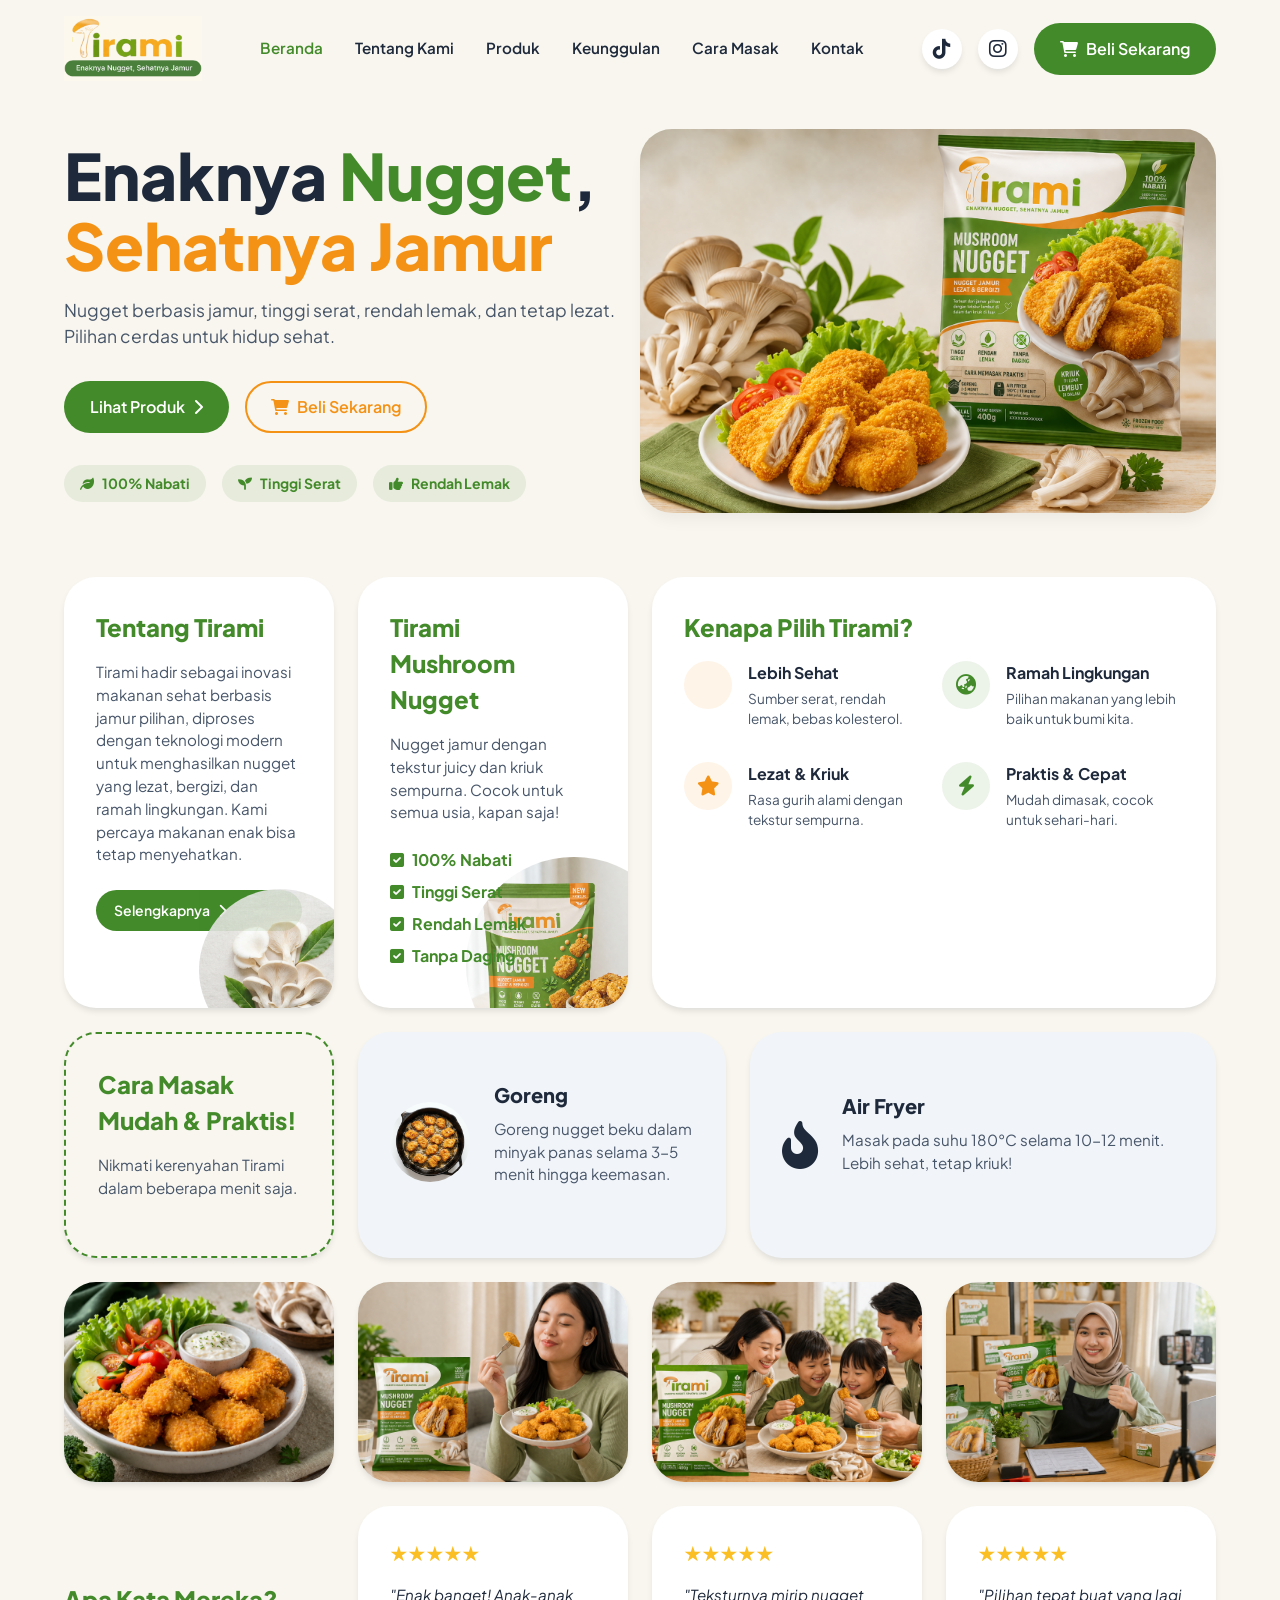
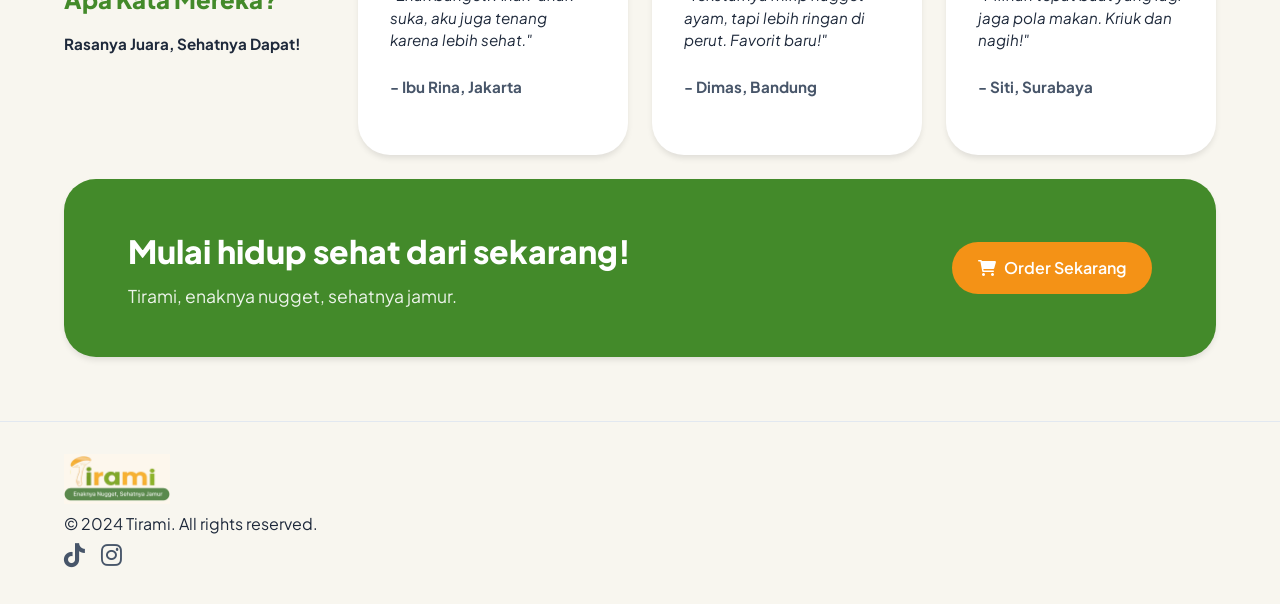
<file: index.html>
<!DOCTYPE html>
<html lang="id">

<head>
    <meta charset="UTF-8">
    <meta name="viewport" content="width=device-width, initial-scale=1.0">
    <title>Tirami - Enaknya Nugget, Sehatnya Jamur</title>
    <link rel="stylesheet" href="styles.css">
    <link href="https://cdnjs.cloudflare.com/ajax/libs/font-awesome/6.0.0/css/all.min.css" rel="stylesheet">
    <link href="https://fonts.googleapis.com/css2?family=Plus+Jakarta+Sans:wght@400;500;600;700;800&display=swap"
        rel="stylesheet">
</head>

<body>

    <!-- Header -->
    <header>
        <div class="logo">
            <a href="index.html" style="display:flex; align-items:center;">
                <img src="images/Logo Tirami.png" alt="Logo Tirami" class="brand-logo">
            </a>
        </div>
        <nav>
            <a href="index.html" class="active">Beranda</a>
            <a href="tentang.html">Tentang Kami</a>
            <a href="produk.html">Produk</a>
            <a href="index.html#keunggulan">Keunggulan</a>
            <a href="index.html#cara-masak">Cara Masak</a>
            <a href="kontak.html">Kontak</a>
        </nav>
        <div class="header-right">
            <a href="#" class="social-icon"><i class="fab fa-tiktok"></i></a>
            <a href="#" class="social-icon"><i class="fab fa-instagram"></i></a>
            <a href="#" class="btn btn-primary"><i class="fas fa-shopping-cart"></i> Beli Sekarang</a>
        </div>
    </header>

    <!-- Hero Section -->
    <section class="hero">
        <div class="hero-content">
            <h1>Enaknya <span class="highlight-green">Nugget</span>,<br><span class="highlight-orange">Sehatnya
                    Jamur</span></h1>
            <p>Nugget berbasis jamur, tinggi serat, rendah lemak, dan tetap lezat. Pilihan cerdas untuk hidup sehat.</p>

            <div class="hero-buttons">
                <a href="#" class="btn btn-primary">Lihat Produk <i class="fas fa-chevron-right"></i></a>
                <a href="#" class="btn btn-outline"><i class="fas fa-shopping-cart"></i> Beli Sekarang</a>
            </div>

            <div class="hero-badges">
                <span class="badge"><i class="fas fa-leaf"></i> 100% Nabati</span>
                <span class="badge"><i class="fas fa-seedling"></i> Tinggi Serat</span>
                <span class="badge"><i class="fas fa-thumbs-up"></i> Rendah Lemak</span>
            </div>
        </div>
        <div class="hero-image">
            <img src="images/hero_nuggets.png" alt="Tirami Nugget" class="main-hero-img">
        </div>
    </section>

    <!-- Bento Grid Content -->
    <main class="bento-container">

        <!-- Row 1 -->
        <div class="bento-card tentang-card">
            <h3 class="card-title text-green">Tentang Tirami</h3>
            <p>Tirami hadir sebagai inovasi makanan sehat berbasis jamur pilihan, diproses dengan teknologi modern untuk
                menghasilkan nugget yang lezat, bergizi, dan ramah lingkungan. Kami percaya makanan enak bisa tetap
                menyehatkan.</p>
            <a href="#" class="btn btn-primary btn-sm">Selengkapnya <i class="fas fa-chevron-right"></i></a>
            <img src="images/oyster_mushrooms.png" alt="Jamur Segar" class="bottom-right-img">
        </div>

        <div class="bento-card produk-card">
            <h3 class="card-title text-green">Tirami<br>Mushroom Nugget</h3>
            <p>Nugget jamur dengan tekstur juicy dan kriuk sempurna. Cocok untuk semua usia, kapan saja!</p>
            <ul class="feature-list">
                <li><i class="fas fa-check-square"></i> 100% Nabati</li>
                <li><i class="fas fa-check-square"></i> Tinggi Serat</li>
                <li><i class="fas fa-check-square"></i> Rendah Lemak</li>
                <li><i class="fas fa-check-square"></i> Tanpa Daging</li>
            </ul>
            <img src="images/New Produk.png" alt="Produk Tirami" class="bottom-right-img large">
        </div>

        <div class="bento-card kenapa-card" id="keunggulan">
            <h3 class="card-title text-green mb-large">Kenapa Pilih Tirami?</h3>
            <div class="reasons-grid">
                <div class="reason-item">
                    <div class="reason-icon"><i class="fas fa-shield-heart"></i></div>
                    <div class="reason-text">
                        <h4>Lebih Sehat</h4>
                        <p>Sumber serat, rendah lemak, bebas kolesterol.</p>
                    </div>
                </div>
                <div class="reason-item">
                    <div class="reason-icon"><i class="fas fa-globe-asia"></i></div>
                    <div class="reason-text">
                        <h4>Ramah Lingkungan</h4>
                        <p>Pilihan makanan yang lebih baik untuk bumi kita.</p>
                    </div>
                </div>
                <div class="reason-item">
                    <div class="reason-icon"><i class="fas fa-star"></i></div>
                    <div class="reason-text">
                        <h4>Lezat & Kriuk</h4>
                        <p>Rasa gurih alami dengan tekstur sempurna.</p>
                    </div>
                </div>
                <div class="reason-item">
                    <div class="reason-icon"><i class="fas fa-bolt"></i></div>
                    <div class="reason-text">
                        <h4>Praktis & Cepat</h4>
                        <p>Mudah dimasak, cocok untuk sehari-hari.</p>
                    </div>
                </div>
            </div>
        </div>

        <!-- Row 2 -->
        <div class="bento-card title-card light-green-bg" id="cara-masak">
            <h3 class="card-title text-green">Cara Masak<br>Mudah & Praktis!</h3>
            <p>Nikmati kerenyahan Tirami dalam beberapa menit saja.</p>
        </div>

        <div class="bento-card masak-card">
            <div class="masak-icon"><img src="images/cooking_pan.png" alt="Goreng"></div>
            <div class="masak-text">
                <h4>Goreng</h4>
                <p>Goreng nugget beku dalam minyak panas selama 3-5 menit hingga keemasan.</p>
            </div>
        </div>

        <div class="bento-card masak-card">
            <div class="masak-icon"><i class="fas fa-fire-alt text-dark" style="font-size: 3rem;"></i></div>
            <div class="masak-text">
                <h4>Air Fryer</h4>
                <p>Masak pada suhu 180°C selama 10-12 menit. Lebih sehat, tetap kriuk!</p>
            </div>
        </div>

        <!-- Row 3: Gallery -->
        <div class="bento-card gallery-card"><img src="images/Tirami 1.png" alt="Gallery"></div>
        <div class="bento-card gallery-card"><img src="images/Tirami testi 1.png" alt="Gallery"></div>
        <div class="bento-card gallery-card"><img src="images/Tirami testi 2.png" alt="Gallery"></div>
        <div class="bento-card gallery-card"><img src="images/Tirami testi 3.png" alt="Gallery"></div>
        <!-- Reusing hero for 4th -->

        <!-- Row 4: Testimonials -->
        <div class="bento-card title-card no-bg">
            <h3 class="card-title text-green">Apa Kata Mereka?</h3>
            <p class="subtitle fw-bold">Rasanya Juara, Sehatnya Dapat!</p>
        </div>

        <div class="bento-card testi-card">
            <div class="stars">★★★★★</div>
            <p class="testi-text">"Enak banget! Anak-anak suka, aku juga tenang karena lebih sehat."</p>
            <p class="testi-author">- Ibu Rina, Jakarta</p>
        </div>

        <div class="bento-card testi-card">
            <div class="stars">★★★★★</div>
            <p class="testi-text">"Teksturnya mirip nugget ayam, tapi lebih ringan di perut. Favorit baru!"</p>
            <p class="testi-author">- Dimas, Bandung</p>
        </div>

        <div class="bento-card testi-card">
            <div class="stars">★★★★★</div>
            <p class="testi-text">"Pilihan tepat buat yang lagi jaga pola makan. Kriuk dan nagih!"</p>
            <p class="testi-author">- Siti, Surabaya</p>
        </div>

        <!-- Banner Bottom -->
        <div class="bento-card banner-card">
            <div class="banner-content">
                <h2>Mulai hidup sehat dari sekarang!</h2>
                <p>Tirami, enaknya nugget, sehatnya jamur.</p>
            </div>
            <a href="#" class="btn btn-secondary"><i class="fas fa-shopping-cart"></i> Order Sekarang</a>
        </div>
    </main>

    <!-- Footer -->
    <footer>
        <div class="footer-content">
            <div class="footer-logo">
                <img src="images/Logo Tirami.png" alt="Logo Tirami" class="brand-logo-footer">
            </div>
            <p>&copy; 2024 Tirami. All rights reserved.</p>
            <div class="footer-social">
                <a href="#"><i class="fab fa-tiktok"></i></a>
                <a href="#"><i class="fab fa-instagram"></i></a>
            </div>
        </div>
    </footer>

</body>

</html>
</file>
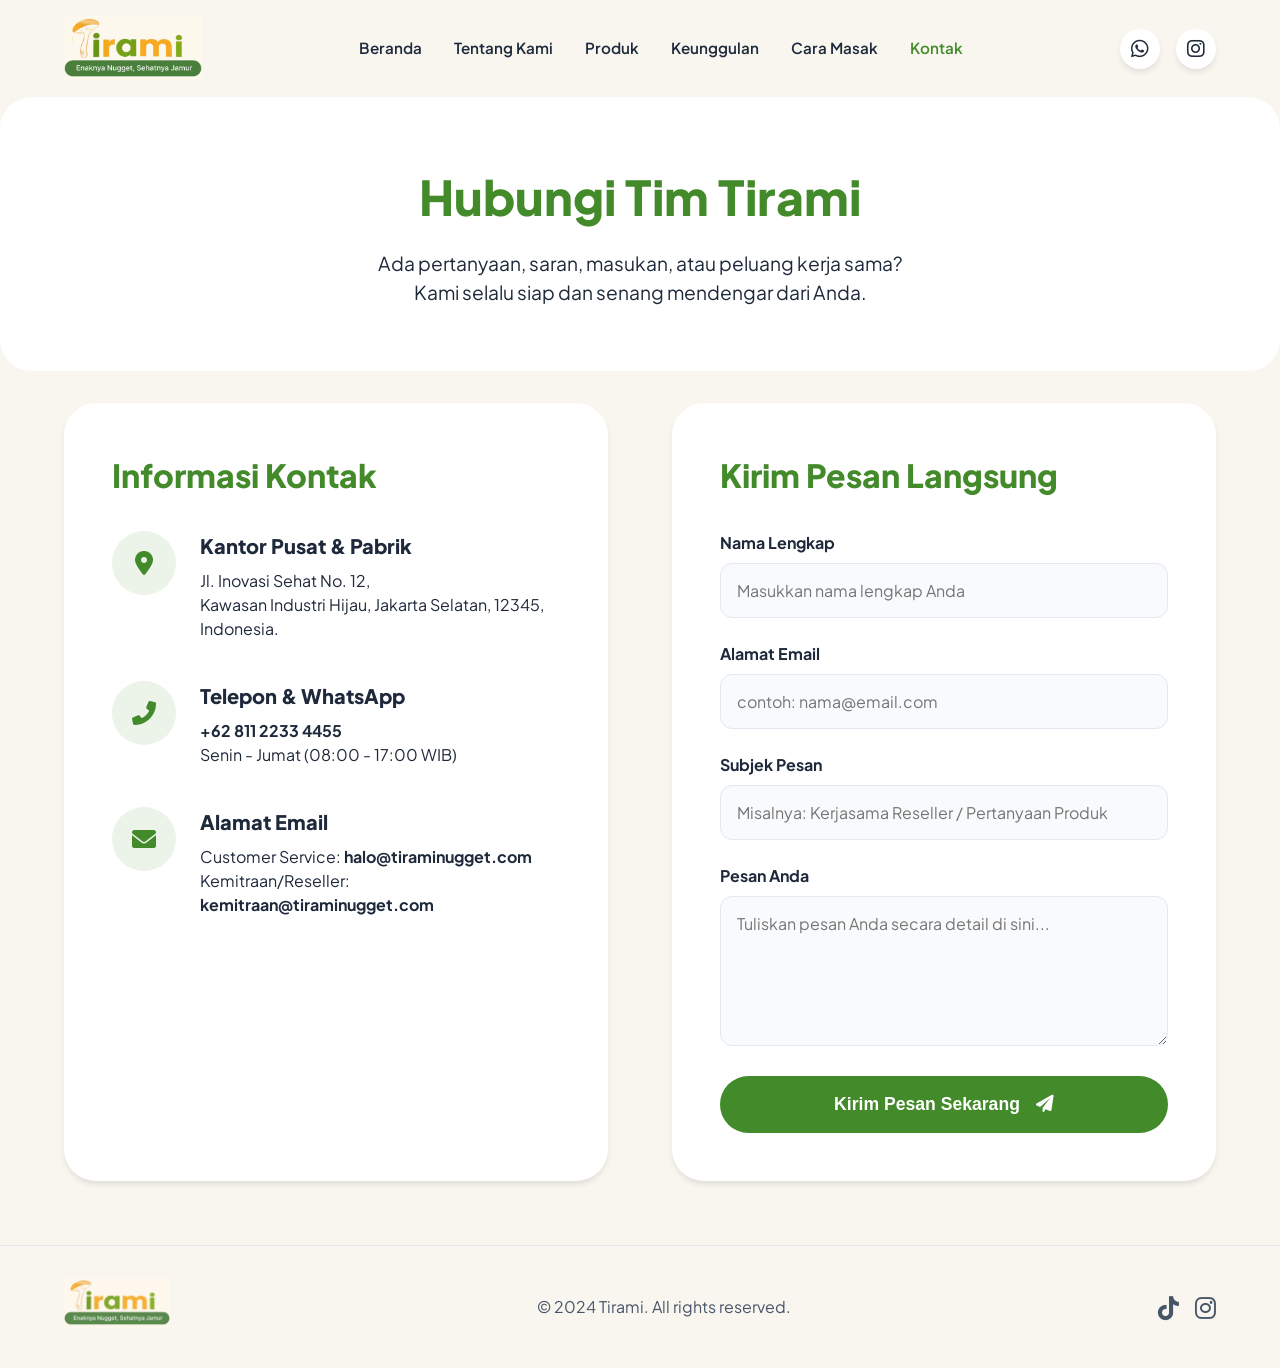
<file: kontak.html>
<!DOCTYPE html>
<html lang="id">

<head>
    <meta charset="UTF-8">
    <meta name="viewport" content="width=device-width, initial-scale=1.0">
    <title>Kontak Kami - Tirami</title>
    <link rel="stylesheet" href="styles.css">
    <link href="https://cdnjs.cloudflare.com/ajax/libs/font-awesome/6.0.0/css/all.min.css" rel="stylesheet">
    <link href="https://fonts.googleapis.com/css2?family=Plus+Jakarta+Sans:wght@400;500;600;700;800&display=swap"
        rel="stylesheet">
    <style>
        .page-hero {
            padding: 4rem 5%;
            text-align: center;
            background: white;
            margin-bottom: 2rem;
            border-radius: var(--radius-lg);
        }

        .page-hero h1 {
            font-size: 3rem;
            color: var(--primary);
            font-weight: 800;
            margin-bottom: 1rem;
        }

        .contact-container {
            display: grid;
            grid-template-columns: 1fr 1fr;
            gap: 4rem;
            padding: 0 5% 4rem;
        }

        .contact-info {
            background: white;
            padding: 3rem;
            border-radius: var(--radius-lg);
            box-shadow: var(--shadow-sm);
        }

        .contact-item {
            display: flex;
            align-items: flex-start;
            gap: 1.5rem;
            margin-bottom: 2.5rem;
        }

        .contact-icon {
            background: rgba(67, 138, 42, 0.1);
            color: var(--primary);
            width: 4rem;
            height: 4rem;
            border-radius: 50%;
            display: flex;
            align-items: center;
            justify-content: center;
            font-size: 1.5rem;
            flex-shrink: 0;
        }

        .contact-item h4 {
            margin-bottom: 0.5rem;
            font-size: 1.25rem;
            font-weight: 800;
            color: var(--text-dark);
        }

        .contact-form {
            background: white;
            padding: 3rem;
            border-radius: var(--radius-lg);
            box-shadow: var(--shadow-sm);
        }

        .form-group {
            margin-bottom: 1.5rem;
        }

        .form-group label {
            display: block;
            margin-bottom: 0.5rem;
            font-weight: 700;
            color: var(--text-dark);
        }

        .form-control {
            width: 100%;
            padding: 1rem;
            border: 1px solid var(--border-color);
            border-radius: 0.75rem;
            font-family: inherit;
            font-size: 1rem;
            color: var(--text-dark);
            background-color: #F8FAFC;
            transition: all 0.3s ease;
        }

        .form-control:focus {
            outline: none;
            border-color: var(--primary);
            background-color: white;
            box-shadow: 0 0 0 4px rgba(67, 138, 42, 0.1);
        }

        textarea.form-control {
            resize: vertical;
            min-height: 150px;
        }

        @media (max-width: 900px) {
            .contact-container {
                grid-template-columns: 1fr;
                gap: 2rem;
            }
        }
    </style>
</head>

<body>
    <!-- Header -->
    <header>
        <div class="logo">
            <a href="index.html" style="display:flex; align-items:center;">
                <img src="images/Logo Tirami.png" alt="Logo Tirami" class="brand-logo">
            </a>
        </div>
        <nav>
            <a href="index.html">Beranda</a>
            <a href="tentang.html">Tentang Kami</a>
            <a href="produk.html">Produk</a>
            <a href="index.html#keunggulan">Keunggulan</a>
            <a href="index.html#cara-masak">Cara Masak</a>
            <a href="kontak.html" class="active">Kontak</a>
        </nav>
        <div class="header-right">
            <a href="#" class="social-icon"><i class="fab fa-whatsapp"></i></a>
            <a href="#" class="social-icon"><i class="fab fa-instagram"></i></a>
        </div>
    </header>

    <!-- Content -->
    <main>
        <div class="page-hero">
            <h1>Hubungi Tim Tirami</h1>
            <p class="text-gray" style="font-size: 1.2rem;">Ada pertanyaan, saran, masukan, atau peluang kerja
                sama?<br>Kami selalu siap dan senang mendengar dari Anda.</p>
        </div>

        <div class="contact-container">
            <!-- Contact Info -->
            <div class="contact-info">
                <h2 class="text-green mb-large" style="font-weight: 800; font-size: 2rem;">Informasi Kontak</h2>

                <div class="contact-item">
                    <div class="contact-icon"><i class="fas fa-map-marker-alt"></i></div>
                    <div>
                        <h4>Kantor Pusat & Pabrik</h4>
                        <p class="text-gray">Jl. Inovasi Sehat No. 12,<br>Kawasan Industri Hijau, Jakarta Selatan,
                            12345, Indonesia.</p>
                    </div>
                </div>

                <div class="contact-item">
                    <div class="contact-icon"><i class="fas fa-phone-alt"></i></div>
                    <div>
                        <h4>Telepon & WhatsApp</h4>
                        <p class="text-gray"><strong style="color: var(--text-dark);">+62 811 2233
                                4455</strong><br>Senin - Jumat (08:00 - 17:00 WIB)</p>
                    </div>
                </div>

                <div class="contact-item">
                    <div class="contact-icon"><i class="fas fa-envelope"></i></div>
                    <div>
                        <h4>Alamat Email</h4>
                        <p class="text-gray">Customer Service:
                            <strong>halo@tiraminugget.com</strong><br>Kemitraan/Reseller:
                            <strong>kemitraan@tiraminugget.com</strong></p>
                    </div>
                </div>
            </div>

            <!-- Contact Form -->
            <div class="contact-form">
                <h2 class="text-green mb-large" style="font-weight: 800; font-size: 2rem;">Kirim Pesan Langsung</h2>
                <form action="#" method="POST">
                    <div class="form-group">
                        <label for="name">Nama Lengkap</label>
                        <input type="text" id="name" class="form-control" placeholder="Masukkan nama lengkap Anda"
                            required>
                    </div>
                    <div class="form-group">
                        <label for="email">Alamat Email</label>
                        <input type="email" id="email" class="form-control" placeholder="contoh: nama@email.com"
                            required>
                    </div>
                    <div class="form-group">
                        <label for="subject">Subjek Pesan</label>
                        <input type="text" id="subject" class="form-control"
                            placeholder="Misalnya: Kerjasama Reseller / Pertanyaan Produk" required>
                    </div>
                    <div class="form-group">
                        <label for="message">Pesan Anda</label>
                        <textarea id="message" class="form-control"
                            placeholder="Tuliskan pesan Anda secara detail di sini..." required></textarea>
                    </div>
                    <button type="submit" class="btn btn-primary"
                        style="width: 100%; justify-content: center; font-size: 1.1rem; padding: 1rem;">Kirim Pesan
                        Sekarang <i class="fas fa-paper-plane" style="margin-left: 0.5rem;"></i></button>
                </form>
            </div>
        </div>
    </main>

    <!-- Footer -->
    <footer>
        <div class="footer-content"
            style="width: 100%; display: flex; justify-content: space-between; align-items: center;">
            <div class="footer-logo">
                <img src="images/Logo Tirami.png" alt="Logo Tirami" class="brand-logo-footer">
            </div>
            <p style="color: var(--text-gray); margin: 0;">&copy; 2024 Tirami. All rights reserved.</p>
            <div class="footer-social" style="display: flex; gap: 1rem;">
                <a href="#" style="color: var(--text-gray); font-size: 1.5rem;"><i class="fab fa-tiktok"></i></a>
                <a href="#" style="color: var(--text-gray); font-size: 1.5rem;"><i class="fab fa-instagram"></i></a>
            </div>
        </div>
    </footer>
</body>

</html>
</file>
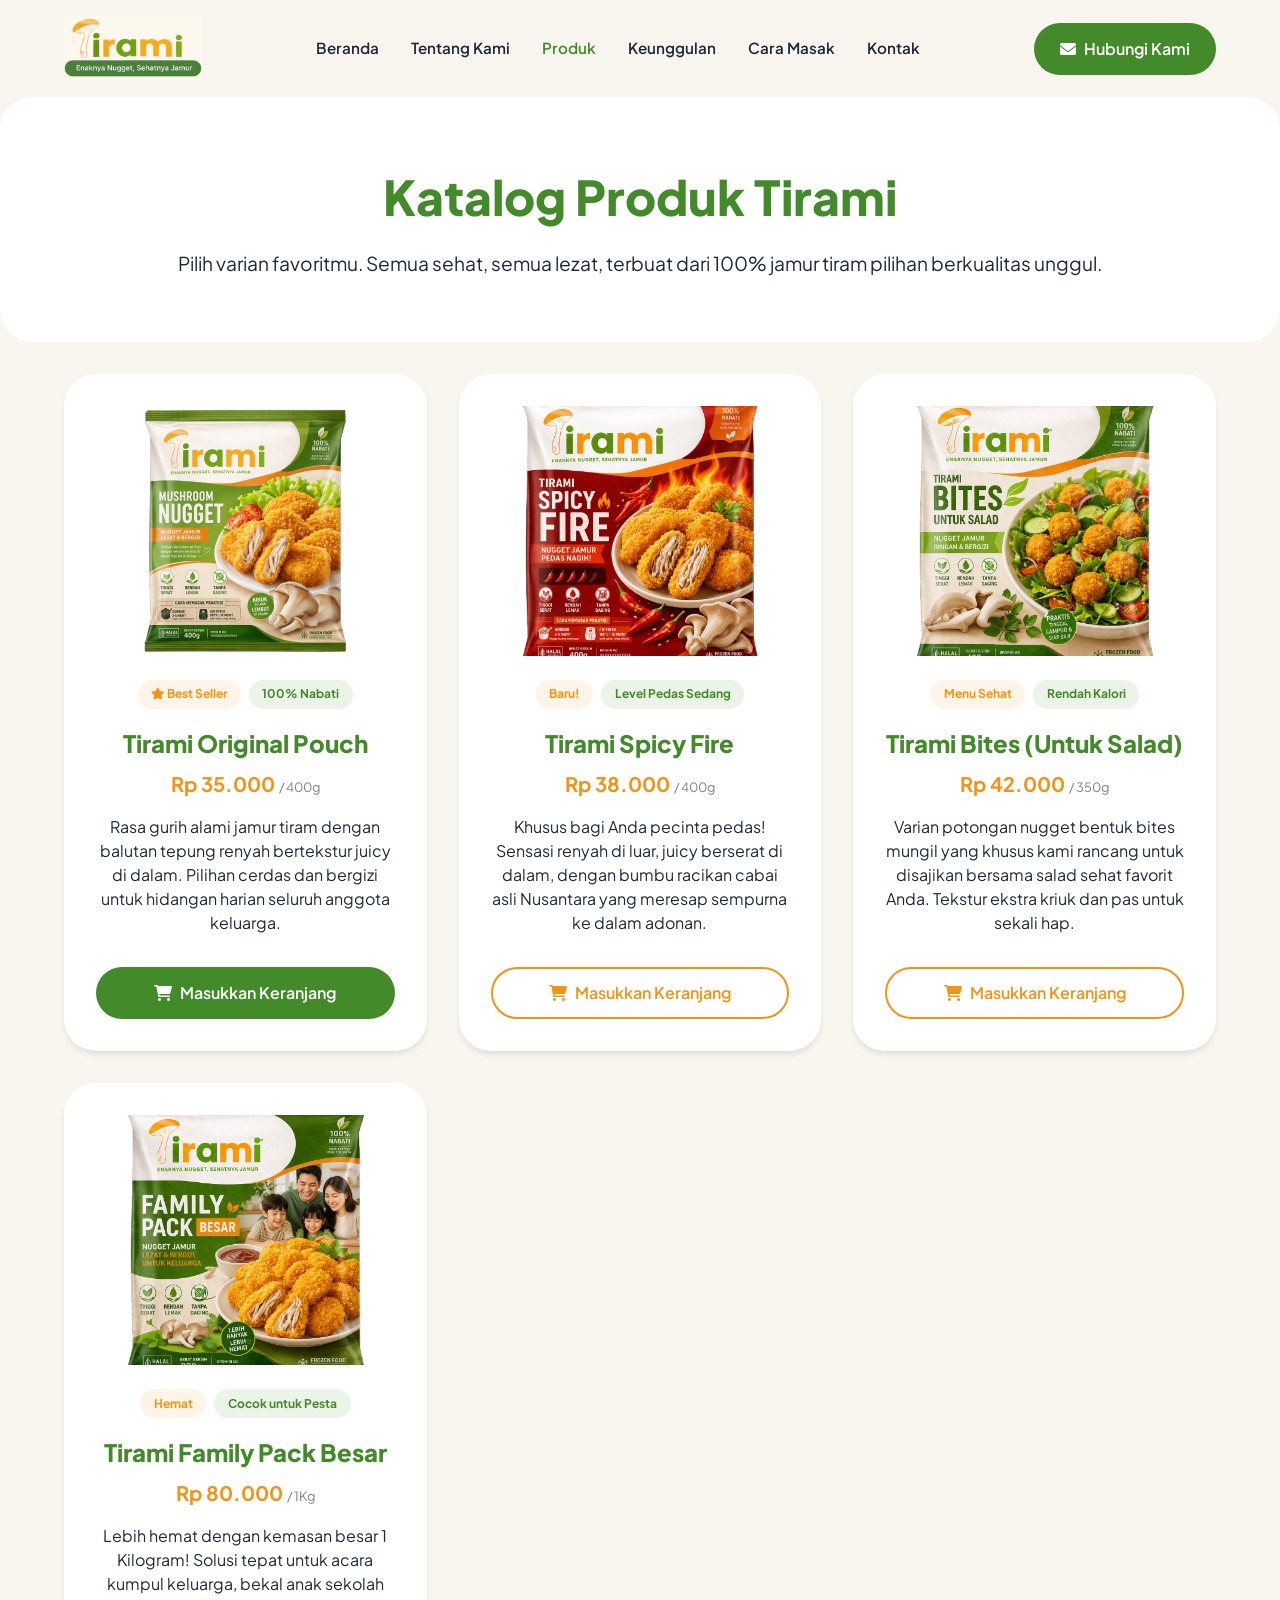
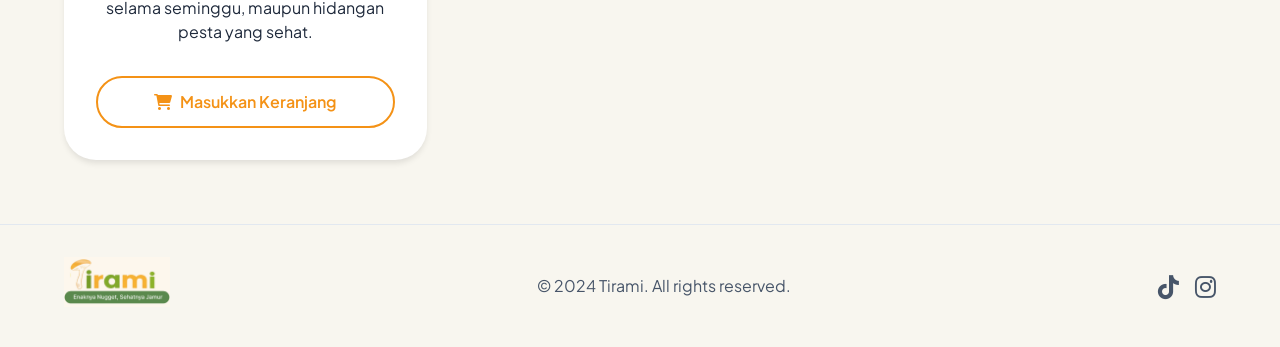
<file: produk.html>
<!DOCTYPE html>
<html lang="id">

<head>
    <meta charset="UTF-8">
    <meta name="viewport" content="width=device-width, initial-scale=1.0">
    <title>Produk Kami - Tirami</title>
    <link rel="stylesheet" href="styles.css">
    <link href="https://cdnjs.cloudflare.com/ajax/libs/font-awesome/6.0.0/css/all.min.css" rel="stylesheet">
    <link href="https://fonts.googleapis.com/css2?family=Plus+Jakarta+Sans:wght@400;500;600;700;800&display=swap"
        rel="stylesheet">
    <style>
        .page-hero {
            padding: 4rem 5%;
            text-align: center;
            background: white;
            margin-bottom: 2rem;
            border-radius: var(--radius-lg);
        }

        .page-hero h1 {
            font-size: 3rem;
            color: var(--primary);
            font-weight: 800;
            margin-bottom: 1rem;
        }

        .product-grid {
            display: grid;
            grid-template-columns: repeat(auto-fit, minmax(300px, 1fr));
            gap: 2rem;
            padding: 0 5% 4rem;
        }

        .product-card {
            background: white;
            border-radius: var(--radius-lg);
            padding: 2rem;
            text-align: center;
            box-shadow: var(--shadow-sm);
            transition: transform 0.3s;
            display: flex;
            flex-direction: column;
        }

        .product-card:hover {
            transform: translateY(-10px);
            box-shadow: var(--shadow-md);
        }

        .product-img {
            width: 100%;
            height: 250px;
            object-fit: contain;
            margin-bottom: 1.5rem;
        }

        .product-title {
            font-size: 1.5rem;
            font-weight: 800;
            color: var(--primary);
            margin-bottom: 0.5rem;
        }

        .product-price {
            font-size: 1.25rem;
            font-weight: 700;
            color: var(--secondary);
            margin-bottom: 1rem;
        }

        .badges-small {
            display: flex;
            justify-content: center;
            gap: 0.5rem;
            margin-bottom: 1rem;
            flex-wrap: wrap;
        }

        .badge-sm {
            background: rgba(67, 138, 42, 0.1);
            color: var(--primary);
            padding: 0.35rem 0.85rem;
            border-radius: 999px;
            font-size: 0.75rem;
            font-weight: 700;
        }

        .badge-accent {
            background: rgba(244, 146, 22, 0.1);
            color: var(--secondary);
        }
    </style>
</head>

<body>
    <!-- Header -->
    <header>
        <div class="logo">
            <a href="index.html" style="display:flex; align-items:center;">
                <img src="images/Logo Tirami.png" alt="Logo Tirami" class="brand-logo">
            </a>
        </div>
        <nav>
            <a href="index.html">Beranda</a>
            <a href="tentang.html">Tentang Kami</a>
            <a href="produk.html" class="active">Produk</a>
            <a href="index.html#keunggulan">Keunggulan</a>
            <a href="index.html#cara-masak">Cara Masak</a>
            <a href="kontak.html">Kontak</a>
        </nav>
        <div class="header-right">
            <a href="kontak.html" class="btn btn-primary"><i class="fas fa-envelope"></i> Hubungi Kami</a>
        </div>
    </header>

    <!-- Content -->
    <main>
        <div class="page-hero">
            <h1>Katalog Produk Tirami</h1>
            <p class="text-gray" style="font-size: 1.2rem;">Pilih varian favoritmu. Semua sehat, semua lezat, terbuat
                dari 100% jamur tiram pilihan berkualitas unggul.</p>
        </div>

        <div class="product-grid">
            <!-- Product 1 -->
            <div class="product-card">
                <img src="images/Produk 1.png" alt="Tirami Original" class="product-img">
                <div class="badges-small">
                    <span class="badge-sm badge-accent"><i class="fas fa-star"></i> Best Seller</span>
                    <span class="badge-sm">100% Nabati</span>
                </div>
                <h3 class="product-title">Tirami Original Pouch</h3>
                <p class="product-price">Rp 35.000 <span style="font-size: 0.8rem; color: gray; font-weight: 400;">/
                        400g</span></p>
                <p class="text-gray mb-large" style="flex-grow: 1;">Rasa gurih alami jamur tiram dengan balutan tepung
                    renyah bertekstur juicy di dalam. Pilihan cerdas dan bergizi untuk hidangan harian seluruh anggota
                    keluarga.</p>
                <a href="#" class="btn btn-primary" style="width: 100%; justify-content:center;"><i
                        class="fas fa-shopping-cart"></i> Masukkan Keranjang</a>
            </div>

            <!-- Product 2 -->
            <div class="product-card">
                <img src="images/produk 2.png   " alt="Tirami Spicy" class="product-img"
                    style="border-radius: var(--radius-sm); object-fit: cover;">
                <div class="badges-small">
                    <span class="badge-sm badge-accent">Baru!</span>
                    <span class="badge-sm">Level Pedas Sedang</span>
                </div>
                <h3 class="product-title">Tirami Spicy Fire</h3>
                <p class="product-price">Rp 38.000 <span style="font-size: 0.8rem; color: gray; font-weight: 400;">/
                        400g</span></p>
                <p class="text-gray mb-large" style="flex-grow: 1;">Khusus bagi Anda pecinta pedas! Sensasi renyah di
                    luar, juicy berserat di dalam, dengan bumbu racikan cabai asli Nusantara yang meresap sempurna ke
                    dalam adonan.</p>
                <a href="#" class="btn btn-outline" style="width: 100%; justify-content:center;"><i
                        class="fas fa-shopping-cart"></i> Masukkan Keranjang</a>
            </div>

            <!-- Product 3 -->
            <div class="product-card">
                <img src="images/produk 3.png" alt="Tirami Bites Salad" class="product-img"
                    style="border-radius: var(--radius-sm); object-fit: cover;">
                <div class="badges-small">
                    <span class="badge-sm badge-accent">Menu Sehat</span>
                    <span class="badge-sm">Rendah Kalori</span>
                </div>
                <h3 class="product-title">Tirami Bites (Untuk Salad)</h3>
                <p class="product-price">Rp 42.000 <span style="font-size: 0.8rem; color: gray; font-weight: 400;">/
                        350g</span></p>
                <p class="text-gray mb-large" style="flex-grow: 1;">Varian potongan nugget bentuk bites mungil yang
                    khusus kami rancang untuk disajikan bersama salad sehat favorit Anda. Tekstur ekstra kriuk dan pas
                    untuk sekali hap.</p>
                <a href="#" class="btn btn-outline" style="width: 100%; justify-content:center;"><i
                        class="fas fa-shopping-cart"></i> Masukkan Keranjang</a>
            </div>

            <!-- Product 4 -->
            <div class="product-card">
                <img src="images/produk 4.png" alt="Tirami Family Pack" class="product-img"
                    style="border-radius: var(--radius-sm); object-fit: cover;">
                <div class="badges-small">
                    <span class="badge-sm badge-accent">Hemat</span>
                    <span class="badge-sm">Cocok untuk Pesta</span>
                </div>
                <h3 class="product-title">Tirami Family Pack Besar</h3>
                <p class="product-price">Rp 80.000 <span style="font-size: 0.8rem; color: gray; font-weight: 400;">/
                        1Kg</span></p>
                <p class="text-gray mb-large" style="flex-grow: 1;">Lebih hemat dengan kemasan besar 1 Kilogram! Solusi
                    tepat untuk acara kumpul keluarga, bekal anak sekolah selama seminggu, maupun hidangan pesta yang
                    sehat.</p>
                <a href="#" class="btn btn-outline" style="width: 100%; justify-content:center;"><i
                        class="fas fa-shopping-cart"></i> Masukkan Keranjang</a>
            </div>
        </div>
    </main>

    <!-- Footer -->
    <footer>
        <div class="footer-content"
            style="width: 100%; display: flex; justify-content: space-between; align-items: center;">
            <div class="footer-logo">
                <img src="images/Logo Tirami.png" alt="Logo Tirami" class="brand-logo-footer">
            </div>
            <p style="color: var(--text-gray); margin: 0;">&copy; 2024 Tirami. All rights reserved.</p>
            <div class="footer-social" style="display: flex; gap: 1rem;">
                <a href="#" style="color: var(--text-gray); font-size: 1.5rem;"><i class="fab fa-tiktok"></i></a>
                <a href="#" style="color: var(--text-gray); font-size: 1.5rem;"><i class="fab fa-instagram"></i></a>
            </div>
        </div>
    </footer>
</body>

</html>
</file>
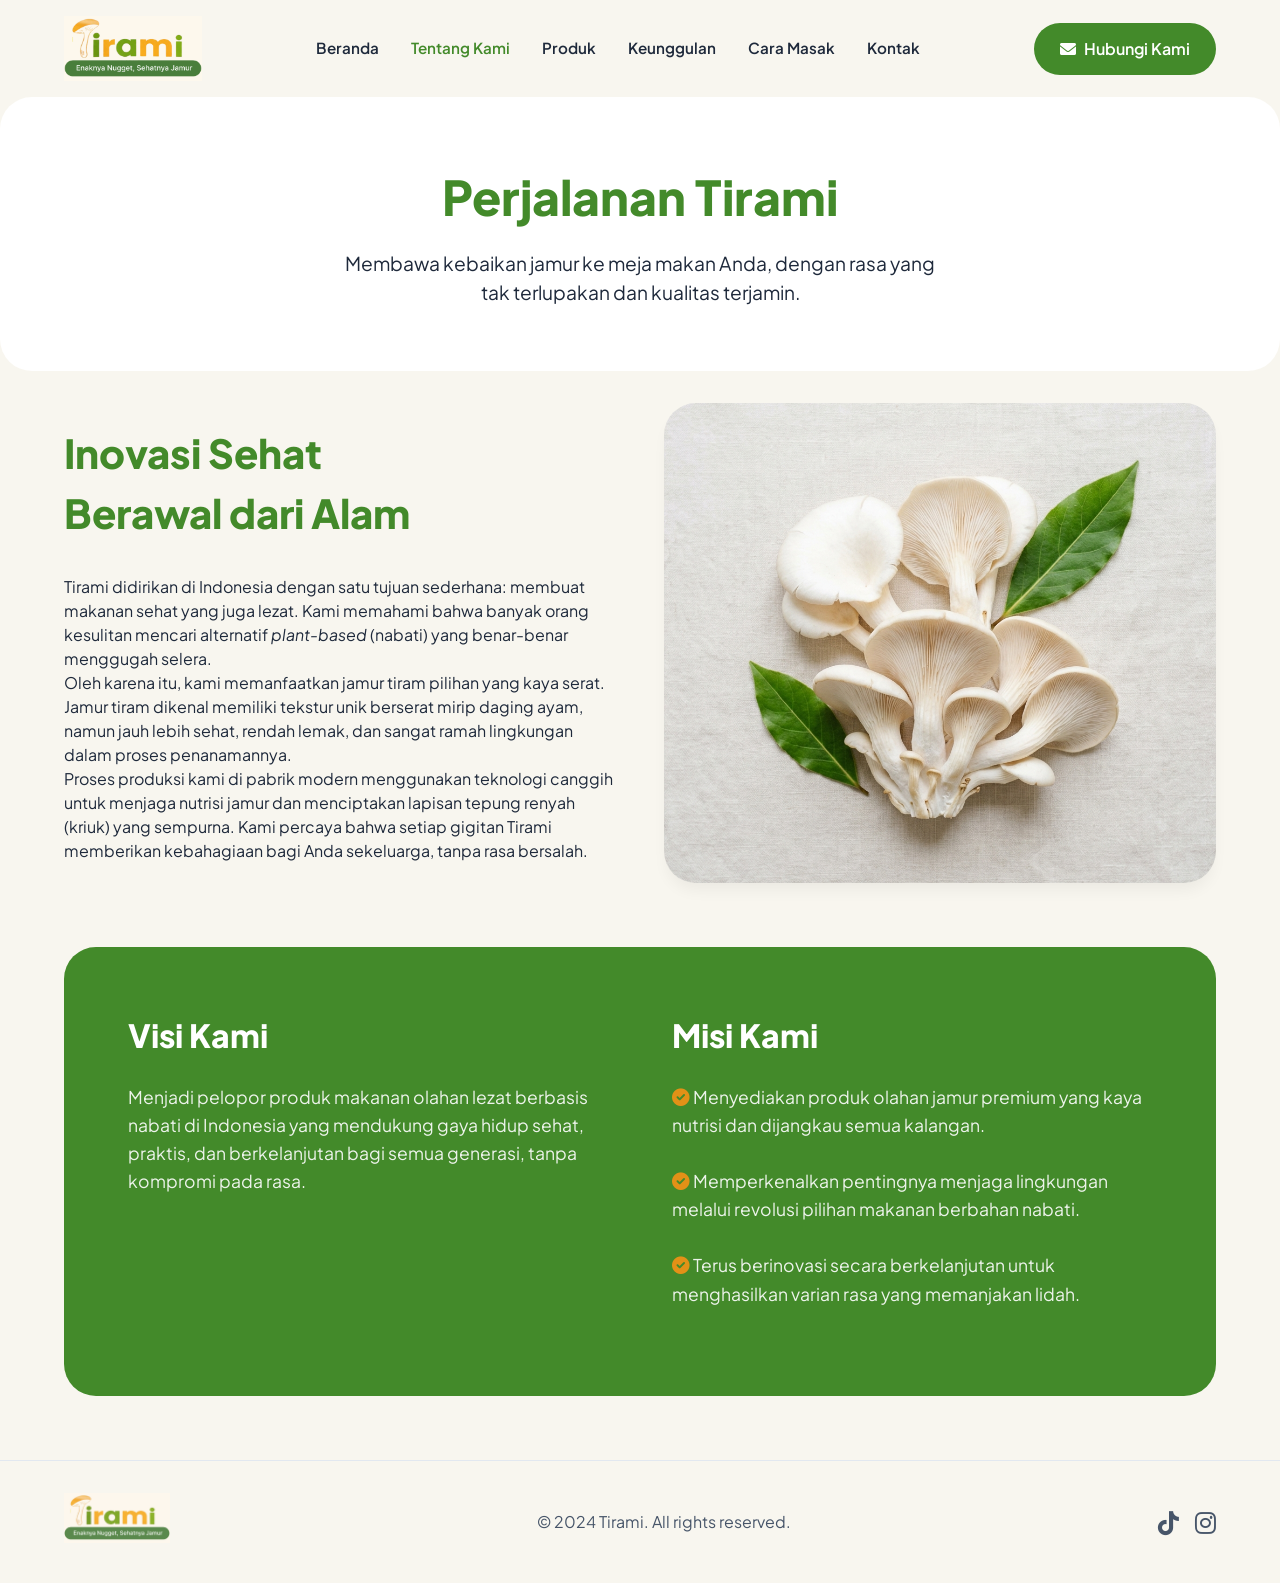
<file: tentang.html>
<!DOCTYPE html>
<html lang="id">

<head>
    <meta charset="UTF-8">
    <meta name="viewport" content="width=device-width, initial-scale=1.0">
    <title>Tentang Kami - Tirami</title>
    <link rel="stylesheet" href="styles.css">
    <link href="https://cdnjs.cloudflare.com/ajax/libs/font-awesome/6.0.0/css/all.min.css" rel="stylesheet">
    <link href="https://fonts.googleapis.com/css2?family=Plus+Jakarta+Sans:wght@400;500;600;700;800&display=swap"
        rel="stylesheet">
    <style>
        .page-hero {
            padding: 4rem 5%;
            text-align: center;
            background: white;
            margin-bottom: 2rem;
            border-radius: var(--radius-lg);
        }

        .page-hero h1 {
            font-size: 3rem;
            font-weight: 800;
            color: var(--primary);
            margin-bottom: 1rem;
        }

        .about-grid {
            display: grid;
            grid-template-columns: 1fr 1fr;
            gap: 3rem;
            padding: 0 5% 4rem;
        }

        .about-text {
            display: flex;
            flex-direction: column;
            justify-content: center;
        }

        .about-img {
            width: 100%;
            border-radius: var(--radius-lg);
            object-fit: cover;
            height: 100%;
            max-height: 480px;
            box-shadow: var(--shadow-md);
        }

        .vision-mission {
            padding: 4rem 5%;
            background: var(--primary);
            color: white;
            border-radius: var(--radius-lg);
            margin: 0 5% 4rem;
        }

        .vision-mission h2 {
            font-size: 2rem;
            margin-bottom: 1.5rem;
            font-weight: 800;
        }

        .vision-mission p {
            font-size: 1.1rem;
            margin-bottom: 1.5rem;
            opacity: 0.9;
            line-height: 1.6;
        }

        @media (max-width: 900px) {
            .about-grid {
                grid-template-columns: 1fr;
            }

            .vision-mission>div {
                grid-template-columns: 1fr !important;
            }
        }
    </style>
</head>

<body>
    <!-- Header -->
    <header>
        <div class="logo">
            <a href="index.html" style="display:flex; align-items:center;">
                <img src="images/Logo Tirami.png" alt="Logo Tirami" class="brand-logo">
            </a>
        </div>
        <nav>
            <a href="index.html">Beranda</a>
            <a href="tentang.html" class="active">Tentang Kami</a>
            <a href="produk.html">Produk</a>
            <a href="index.html#keunggulan">Keunggulan</a>
            <a href="index.html#cara-masak">Cara Masak</a>
            <a href="kontak.html">Kontak</a>
        </nav>
        <div class="header-right">
            <a href="kontak.html" class="btn btn-primary"><i class="fas fa-envelope"></i> Hubungi Kami</a>
        </div>
    </header>

    <!-- Content -->
    <main>
        <div class="page-hero">
            <h1>Perjalanan Tirami</h1>
            <p class="text-gray" style="font-size: 1.2rem; max-width: 600px; margin: 0 auto;">Membawa kebaikan jamur ke
                meja makan Anda, dengan rasa yang tak terlupakan dan kualitas terjamin.</p>
        </div>

        <div class="about-grid">
            <div class="about-text">
                <h2 class="text-green mb-large" style="font-size: 2.5rem; font-weight: 800;">Inovasi Sehat<br>Berawal
                    dari Alam</h2>
                <p class="text-gray">Tirami didirikan di Indonesia dengan satu tujuan sederhana: membuat makanan sehat
                    yang juga lezat. Kami memahami bahwa banyak orang kesulitan mencari alternatif <i>plant-based</i>
                    (nabati) yang benar-benar menggugah selera.</p>
                <p class="text-gray">Oleh karena itu, kami memanfaatkan jamur tiram pilihan yang kaya serat. Jamur tiram
                    dikenal memiliki tekstur unik berserat mirip daging ayam, namun jauh lebih sehat, rendah lemak, dan
                    sangat ramah lingkungan dalam proses penanamannya.</p>
                <p class="text-gray">Proses produksi kami di pabrik modern menggunakan teknologi canggih untuk menjaga
                    nutrisi jamur dan menciptakan lapisan tepung renyah (kriuk) yang sempurna. Kami percaya bahwa setiap
                    gigitan Tirami memberikan kebahagiaan bagi Anda sekeluarga, tanpa rasa bersalah.</p>
            </div>
            <img src="images/oyster_mushrooms.png" alt="Jamur Tiram Tirami" class="about-img">
        </div>

        <div class="vision-mission">
            <div style="display: grid; grid-template-columns: 1fr 1fr; gap: 4rem;">
                <div>
                    <h2>Visi Kami</h2>
                    <p>Menjadi pelopor produk makanan olahan lezat berbasis nabati di Indonesia yang mendukung gaya
                        hidup sehat, praktis, dan berkelanjutan bagi semua generasi, tanpa kompromi pada rasa.</p>
                </div>
                <div>
                    <h2>Misi Kami</h2>
                    <p><i class="fas fa-check-circle" style="color: var(--secondary);"></i> Menyediakan produk olahan
                        jamur premium yang kaya nutrisi dan dijangkau semua kalangan.<br><br>
                        <i class="fas fa-check-circle" style="color: var(--secondary);"></i> Memperkenalkan pentingnya
                        menjaga lingkungan melalui revolusi pilihan makanan berbahan nabati.<br><br>
                        <i class="fas fa-check-circle" style="color: var(--secondary);"></i> Terus berinovasi secara
                        berkelanjutan untuk menghasilkan varian rasa yang memanjakan lidah.
                    </p>
                </div>
            </div>
        </div>
    </main>

    <!-- Footer -->
    <footer>
        <div class="footer-content"
            style="width: 100%; display: flex; justify-content: space-between; align-items: center;">
            <div class="footer-logo">
                <img src="images/Logo Tirami.png" alt="Logo Tirami" class="brand-logo-footer">
            </div>
            <p style="color: var(--text-gray); margin: 0;">&copy; 2024 Tirami. All rights reserved.</p>
            <div class="footer-social" style="display: flex; gap: 1rem;">
                <a href="#" style="color: var(--text-gray); font-size: 1.5rem;"><i class="fab fa-tiktok"></i></a>
                <a href="#" style="color: var(--text-gray); font-size: 1.5rem;"><i class="fab fa-instagram"></i></a>
            </div>
        </div>
    </footer>
</body>

</html>
</file>
<file: styles.css>
:root {
    --primary: #438A2A;
    --primary-hover: #336B20;
    --secondary: #F49216;
    --secondary-hover: #D87D0E;
    --bg-color: #F8F6EF;
    --card-bg: #FFFFFF;
    --text-dark: #1E293B;
    --text-gray: #475569;
    --border-color: #E2E8F0;
    --radius-sm: 1rem;
    --radius-md: 1.5rem;
    --radius-lg: 2rem;
    --shadow-sm: 0 4px 6px -1px rgb(0 0 0 / 0.1);
    --shadow-md: 0 10px 15px -3px rgb(0 0 0 / 0.05);
}

* {
    box-sizing: border-box;
    margin: 0;
    padding: 0;
}

body {
    font-family: 'Plus Jakarta Sans', sans-serif;
    background-color: var(--bg-color);
    color: var(--text-dark);
    line-height: 1.5;
}

/* Typography Utilities */
.text-green { color: var(--primary); }
.text-orange { color: var(--secondary); }
.text-dark { color: var(--text-dark); }
.fw-bold { font-weight: 700; }
.mb-large { margin-bottom: 2rem; }

/* Buttons */
.btn {
    display: inline-flex;
    align-items: center;
    gap: 0.5rem;
    padding: 0.75rem 1.5rem;
    border-radius: 9999px;
    font-weight: 600;
    text-decoration: none;
    transition: all 0.3s ease;
    cursor: pointer;
    border: 2px solid transparent;
}

.btn-sm {
    padding: 0.5rem 1rem;
    font-size: 0.875rem;
}

.btn-primary {
    background-color: var(--primary);
    color: white;
}

.btn-primary:hover {
    background-color: var(--primary-hover);
}

.btn-secondary {
    background-color: var(--secondary);
    color: white;
}

.btn-secondary:hover {
    background-color: var(--secondary-hover);
}

.btn-outline {
    background-color: transparent;
    color: var(--secondary);
    border-color: var(--secondary);
}

.btn-outline:hover {
    background-color: var(--secondary);
    color: white;
}

/* Header */
header {
    display: flex;
    justify-content: space-between;
    align-items: center;
    padding: 1rem 5%;
    background-color: transparent;
}

.logo {
    display: flex;
    align-items: center;
    gap: 0.5rem;
}

.logo-icon {
    font-size: 2rem;
    color: var(--secondary);
}

.logo-text h2 {
    font-size: 1.5rem;
    font-weight: 800;
    line-height: 1;
}

.logo-text .ti { color: var(--primary); }
.logo-text .rami { color: var(--secondary); }

.logo-text p {
    font-size: 0.65rem;
    color: var(--primary);
    font-weight: 600;
}

nav {
    display: flex;
    gap: 2rem;
}

nav a {
    text-decoration: none;
    color: var(--text-dark);
    font-weight: 600;
    font-size: 0.95rem;
    transition: color 0.3s ease;
}

nav a:hover, nav a.active {
    color: var(--primary);
}

.header-right {
    display: flex;
    align-items: center;
    gap: 1rem;
}

.social-icon {
    color: var(--text-dark);
    font-size: 1.25rem;
    background: white;
    width: 2.5rem;
    height: 2.5rem;
    display: flex;
    align-items: center;
    justify-content: center;
    border-radius: 50%;
    text-decoration: none;
    box-shadow: var(--shadow-sm);
}

.social-icon:hover {
    color: var(--primary);
}

/* Hero Section */
.hero {
    display: flex;
    align-items: center;
    justify-content: space-between;
    padding: 2rem 5%;
    margin-bottom: 2rem;
}

.hero-content {
    flex: 1;
    max-width: 600px;
}

.hero h1 {
    font-size: 4rem;
    font-weight: 800;
    line-height: 1.1;
    margin-bottom: 1rem;
}

.highlight-green { color: var(--primary); }
.highlight-orange { color: var(--secondary); }

.hero p {
    font-size: 1.1rem;
    color: var(--text-gray);
    margin-bottom: 2rem;
}

.hero-buttons {
    display: flex;
    gap: 1rem;
    margin-bottom: 2rem;
}

.hero-badges {
    display: flex;
    gap: 1rem;
}

.badge {
    background-color: rgba(67, 138, 42, 0.1);
    color: var(--primary);
    padding: 0.5rem 1rem;
    border-radius: 9999px;
    font-weight: 700;
    font-size: 0.875rem;
    display: flex;
    align-items: center;
    gap: 0.5rem;
}

.hero-image {
    flex: 1;
    display: flex;
    justify-content: flex-end;
}

.main-hero-img {
    max-width: 100%;
    border-radius: var(--radius-lg);
    box-shadow: var(--shadow-md);
}

/* Bento Grid */
.bento-container {
    display: grid;
    grid-template-columns: repeat(12, 1fr);
    gap: 1.5rem;
    padding: 0 5% 4rem 5%;
}

.bento-card {
    background: var(--card-bg);
    border-radius: var(--radius-lg);
    padding: 2rem;
    box-shadow: var(--shadow-sm);
    position: relative;
    overflow: hidden;
    display: flex;
    flex-direction: column;
}

/* Row 1 */
.tentang-card { grid-column: span 3; }
.produk-card { grid-column: span 3; }
.kenapa-card { grid-column: span 6; }

.card-title {
    font-size: 1.5rem;
    font-weight: 800;
    margin-bottom: 1rem;
    z-index: 2;
}

.bento-card p {
    color: var(--text-gray);
    font-size: 0.95rem;
    margin-bottom: 1.5rem;
    z-index: 2;
}

.bottom-right-img {
    position: absolute;
    bottom: -10%;
    right: -10%;
    width: 60%;
    border-radius: 50%;
    z-index: 1;
    opacity: 0.9;
}

.bottom-right-img.large {
    width: 80%;
    right: -20%;
    bottom: -15%;
}

.feature-list {
    list-style: none;
    z-index: 2;
}

.feature-list li {
    display: flex;
    align-items: center;
    gap: 0.5rem;
    color: var(--primary);
    font-weight: 700;
    margin-bottom: 0.5rem;
}

.reasons-grid {
    display: grid;
    grid-template-columns: 1fr 1fr;
    gap: 2rem 1rem;
}

.reason-item {
    display: flex;
    gap: 1rem;
}

.reason-icon {
    background: rgba(244, 146, 22, 0.1);
    color: var(--secondary);
    min-width: 3rem;
    height: 3rem;
    display: flex;
    align-items: center;
    justify-content: center;
    border-radius: 50%;
    font-size: 1.25rem;
}

.reason-item:nth-child(even) .reason-icon {
    background: rgba(67, 138, 42, 0.1);
    color: var(--primary);
}

.reason-text h4 {
    font-weight: 700;
    margin-bottom: 0.25rem;
}

.reason-text p {
    margin-bottom: 0;
    font-size: 0.85rem;
}

/* Row 2 */
.title-card {
    justify-content: center;
}

.light-green-bg {
    background-color: var(--bg-color);
    border: 2px dashed var(--primary);
}

.title-card.no-bg {
    background: transparent;
    box-shadow: none;
    padding: 1rem 0;
}

.subtitle {
    font-size: 1.1rem;
    color: var(--text-dark) !important;
}

.bento-container > .title-card:nth-of-type(4) { grid-column: span 3; }
.masak-card { 
    grid-column: span 4; 
    flex-direction: row;
    align-items: center;
    gap: 1.5rem;
    background: #F1F5F9;
}
.bento-container > .masak-card:nth-of-type(6) { grid-column: span 5; }

.masak-icon img {
    width: 5rem;
    height: 5rem;
    border-radius: 50%;
    object-fit: cover;
}

.masak-text h4 {
    font-size: 1.25rem;
    font-weight: 800;
    margin-bottom: 0.5rem;
}

/* Row 3 */
.gallery-card {
    grid-column: span 3;
    padding: 0;
    height: 200px;
}

.gallery-card img {
    width: 100%;
    height: 100%;
    object-fit: cover;
    transition: transform 0.3s ease;
}

.gallery-card:hover img {
    transform: scale(1.05);
}

/* Row 4 */
.bento-container > .title-card:nth-of-type(11) { grid-column: span 3; }
.testi-card {
    grid-column: span 3;
}

.stars {
    color: #FBBF24;
    font-size: 1.25rem;
    margin-bottom: 1rem;
}

.testi-text {
    font-style: italic;
    color: var(--text-dark) !important;
}

.testi-author {
    font-weight: 700;
    color: var(--text-gray) !important;
    margin-top: auto;
}

/* Banner */
.banner-card {
    grid-column: span 12;
    background-color: var(--primary);
    color: white;
    flex-direction: row;
    justify-content: space-between;
    align-items: center;
    padding: 3rem 4rem;
}

.banner-content h2 {
    font-size: 2rem;
    font-weight: 800;
    margin-bottom: 0.5rem;
}

.banner-content p {
    color: rgba(255,255,255,0.9);
    font-size: 1.1rem;
    margin: 0;
}

/* Footer */
footer {
    border-top: 1px solid var(--border-color);
    padding: 2rem 5%;
    display: flex;
    justify-content: space-between;
    align-items: center;
}

.footer-logo {
    font-size: 1.5rem;
    font-weight: 800;
}
.footer-logo .ti { color: var(--primary); }
.footer-logo .rami { color: var(--secondary); }

.footer-social {
    display: flex;
    gap: 1rem;
}

.footer-social a {
    color: var(--text-gray);
    font-size: 1.5rem;
    transition: color 0.3s ease;
}

.footer-social a:hover {
    color: var(--primary);
}

/* Responsive constraints */
@media (max-width: 1200px) {
    .bento-container {
        grid-template-columns: repeat(6, 1fr);
    }
    .tentang-card, .produk-card { grid-column: span 3; }
    .kenapa-card { grid-column: span 6; }
    .bento-container > .title-card:nth-of-type(4), .masak-card { grid-column: span 6; }
    .gallery-card { grid-column: span 3; }
    .bento-container > .title-card:nth-of-type(11), .testi-card { grid-column: span 3; }
    .hero h1 { font-size: 3rem; }
}

@media (max-width: 768px) {
    .hero { flex-direction: column; text-align: center; }
    .hero-buttons, .hero-badges { justify-content: center; flex-wrap: wrap; }
    .bento-container { grid-template-columns: 1fr; }
    .tentang-card, .produk-card, .kenapa-card, .masak-card, .gallery-card, .testi-card, 
    .bento-container > .title-card { grid-column: span 1 !important; }
    .banner-card { flex-direction: column; text-align: center; gap: 2rem; }
    nav { display: none; }
    .reasons-grid { grid-template-columns: 1fr; }
}


/* Brand Logo Styles */
.brand-logo { height: 65px; width: auto; object-fit: contain; }
.brand-logo-footer { height: 50px; width: auto; opacity: 0.9; }
</file>
